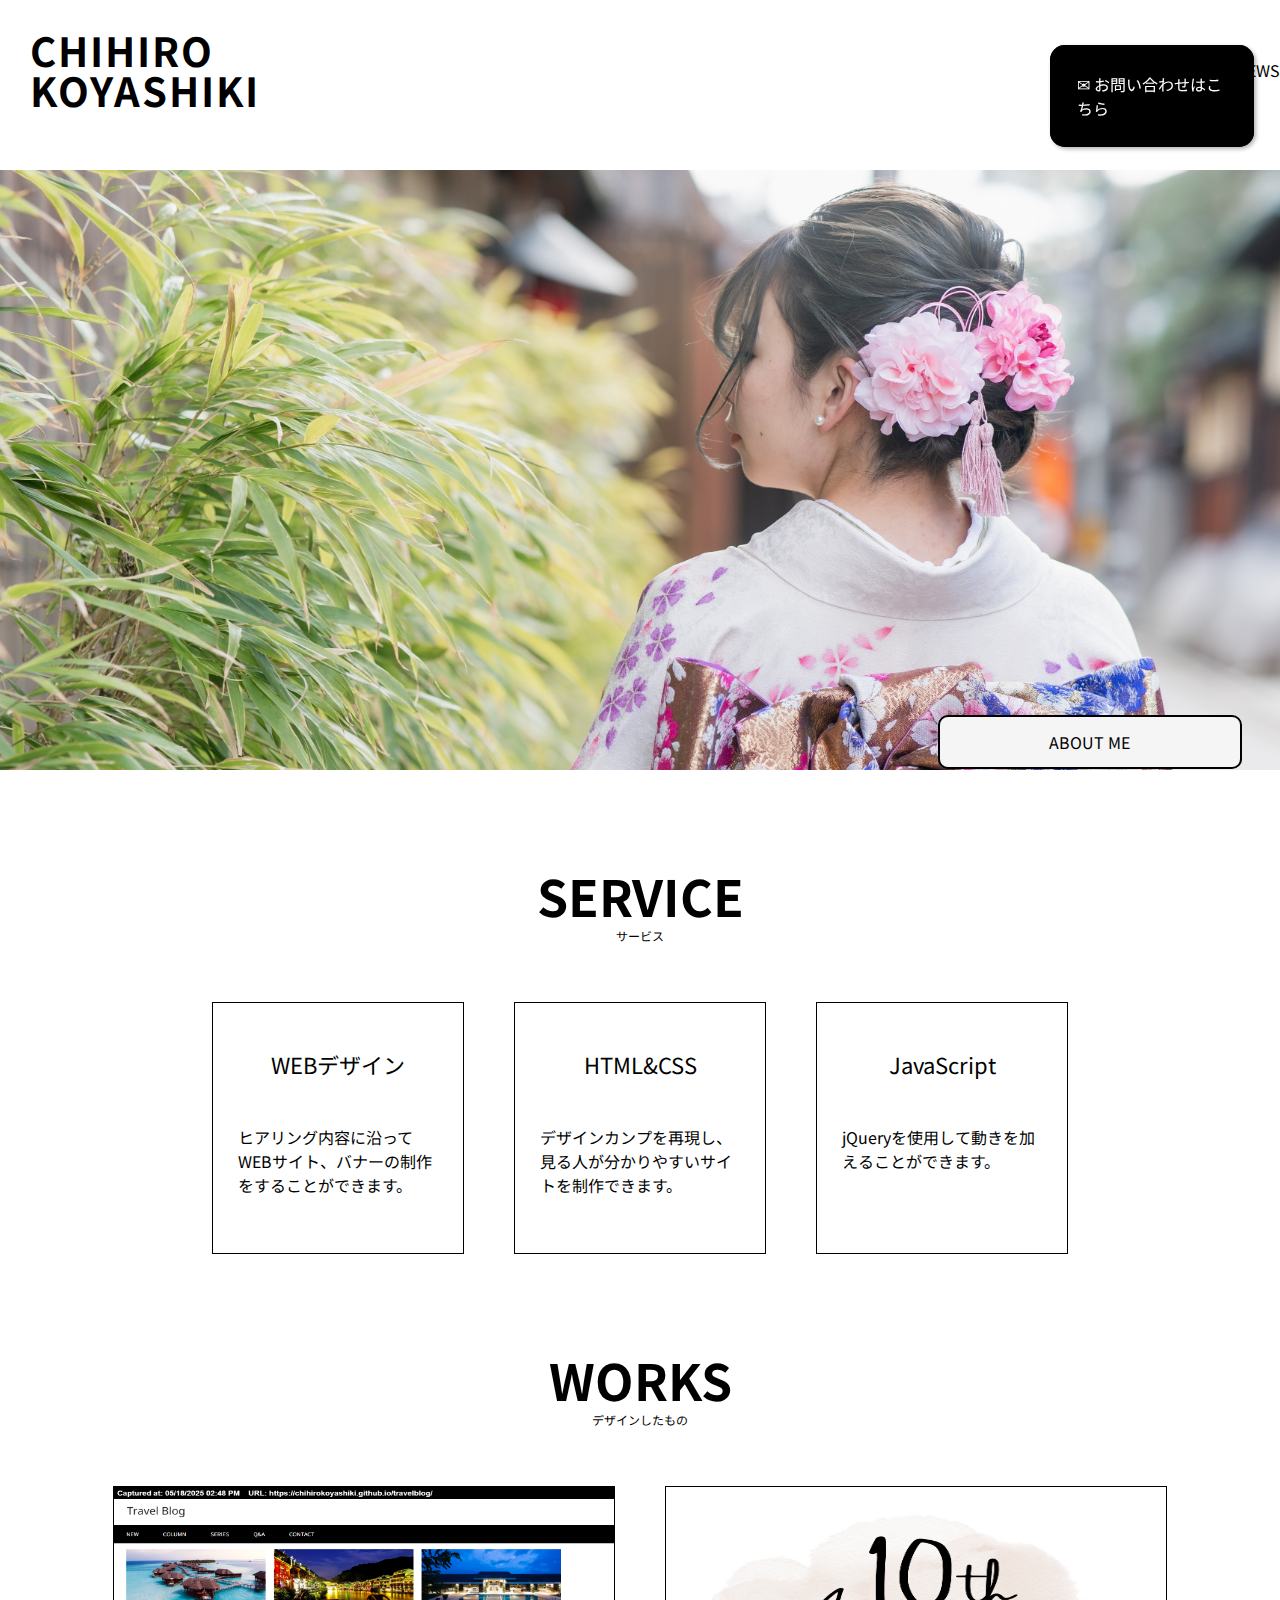
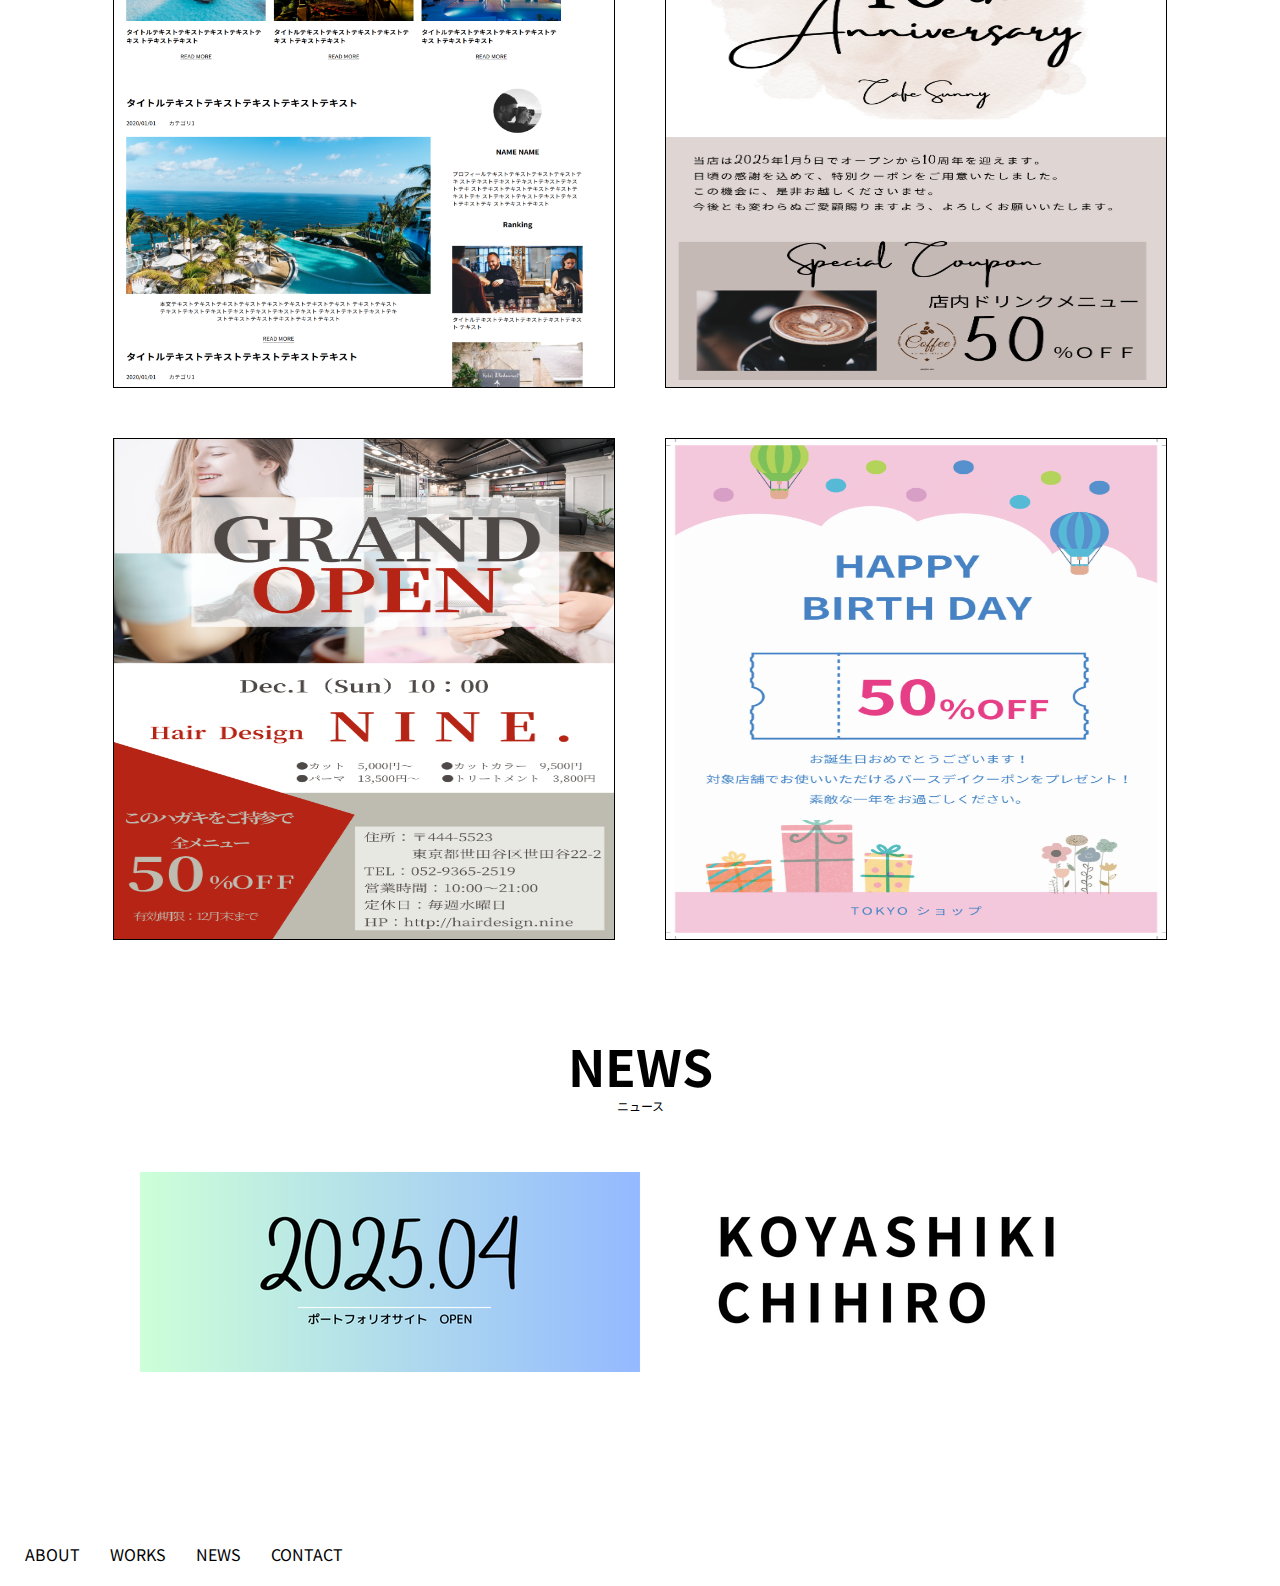
<file: index.html>
<!DOCTYPE html>
<html lang="ja">
<head>
    <meta charset="UTF-8">
    <meta name="viewport" content="width=device-width, initial-scale=1.0">
    <title>ChihiroKoyashiki</title>
    <meta name="description" content="ポートフォリオ ChihiroKoyashiki Chihiro koyashiki 千紘 小屋敷 小屋敷千紘">
    <link rel="preconnect" href="https://fonts.googleapis.com">
    <link rel="preconnect" href="https://fonts.gstatic.com" crossorigin>
    <link href="https://fonts.googleapis.com/css2?family=Lato:ital,wght@0,100;0,300;0,400;0,700;0,900;1,100;1,300;1,400;1,700;1,900&family=Noto+Sans+JP&family=Noto+Sans:ital,wght@0,100..900;1,100..900&display=swap" rel="stylesheet">
    <link rel="stylesheet" href="./css/reset.css">
    <link rel="stylesheet" href="./css/common.css">
    <link rel="stylesheet" href="./css/style.css">
</head>
<body>
    <!--
    header
    -->
    <header class="header">
        <h1 class="header_title">CHIHIRO</br>KOYASHIKI</h1>
        <nav class="header_nav">
            <ul class="header_nav_list">
                <li class="nav_list_label">ABOUT</li>
                <li class="nav_list_label">WORKS</li>
                <li class="nav_list_label">NEWS</li>
            </ul>
        </nav>
        <div class="header_nav_contact">
            <a class="nav_contact_button">✉ お問い合わせはこちら</a>
        </div>
    </header>

    <!--
    main
    -->
    <section class="main">
        <div class="main_visual">
            <img class="main_visual_image" src="./image/main.jpg" alt="プロフィール画像">
            <div class="main_visual_button">
                <p class="button_text">ABOUT ME</p>
            </div>
        </div>
    </section>

        <!--
    service
    -->
    <section class="service">
        <h1 class="service_title">SERVICE</h1>
        <h2 class="service_title_ja">サービス</h2>
        <div class="service_body">
            <div class="service_body_grid">
                <h2 class="body_grid_title">WEBデザイン</h2>
                <p class="body_grid_text">ヒアリング内容に沿ってWEBサイト、バナーの制作をすることができます。</p>
            </div>
            <div class="service_body_grid">
                <h2 class="body_grid_title">HTML&amp;CSS</h2>
                <p class="body_grid_text">デザインカンプを再現し、見る人が分かりやすいサイトを制作できます。</p>
            </div>            <div class="service_body_grid">
                <h2 class="body_grid_title">JavaScript</h2>
                <p class="body_grid_text">jQueryを使用して動きを加えることができます。</p>
            </div>
        </div>
    </section>

        <!--
    content
    -->
    <section class="content">
        <h1 class="content_title">WORKS</h1>
        <h2 class="service_title_ja">デザインしたもの</h2>
        <div class="content_thumbnail">
            <div class="content_thumbnail_grid">
                <img class="content_thumbnail_image" src="./image/TravelBlogimage.png" alt="デザインしたもの">
                <a class="content_thumbnail_button">MORE</a>
            </div>
            <div class="content_thumbnail_grid">
                <img class="content_thumbnail_image" src="./image/10th anniversary.png" alt="デザインしたもの">
                <a class="content_thumbnail_button">MORE</a>
            </div>
            <div class="content_thumbnail_grid">
                <img class="content_thumbnail_image" src="./image/GRAND OPEN(20241119).png" alt="デザインしたもの">
                <a class="content_thumbnail_button">MORE</a>
            </div>
            <div class="content_thumbnail_grid">
                <img class="content_thumbnail_image" src="./image/HAPPY BIRTH DAY-1.png" alt="デザインしたもの">
                <a class="content_thumbnail_button">MORE</a>
            </div>
        </div>
    </section>
<!-- モーダル全体 -->
<div class="works_moreview" style="display: none;">
    <!-- 各モーダル -->
    <div class="moreview_grid" id="1" style="display: none;">
      <button class="moreview_close" title="閉じる">&times;</button>
      <img class="moreview_image" src="./image/TravelBlogimage.png" alt="作品画像">
      <div class="moreview_text">
        <p class="moreview_text_title">作品名：Travel Blog</p>
        <p class="moreview_url"><a href="https://chihirokoyashiki.github.io/travelblog/">https://chihirokoyashiki.github.io/travelblog/</a></p>
        <p class="moreview_text_caption">模写コーディングしたポートフォリオです。</p>
        <p class="moreview_text_skill">使用スキル：HTML / CSS</p>
      </div>
    </div>
  
    <div class="moreview_grid" id="2" style="display: none;">
      <button class="moreview_close" title="閉じる">&times;</button>
      <img class="moreview_image" src="./image/10th anniversary.png" alt="作品画像">
      <div class="moreview_text">
        <p class="moreview_text_title">作品名：10周年記念</p>
        <p class="moreview_text_caption">記念イベントの告知デザインです。</p>
        <p class="moreview_text_skill">使用スキル：Canva</p>
      </div>
    </div>
  
    <div class="moreview_grid" id="3" style="display: none;">
      <button class="moreview_close" title="閉じる">&times;</button>
      <img class="moreview_image" src="./image/GRAND OPEN(20241119).png" alt="作品画像">
      <div class="moreview_text">
        <p class="moreview_text_title">作品名：GRAND OPEN</p>
        <p class="moreview_text_caption">新店舗オープンのバナーです。</p>
        <p class="moreview_text_skill">使用スキル：Canva</p>
      </div>
    </div>
  
    <div class="moreview_grid" id="4" style="display: none;">
      <button class="moreview_close" title="閉じる">&times;</button>
      <img class="moreview_image" src="./image/HAPPY BIRTH DAY-1.png" alt="作品画像">
      <div class="moreview_text">
        <p class="moreview_text_title">作品名：BIRTHDAY CARD</p>
        <p class="moreview_text_caption">お祝い用グラフィックを作成しました。</p>
        <p class="moreview_text_skill">使用スキル：Canva</p>
      </div>
    </div>
  </div>
  
   <!--
    news
    -->
<section class="post">
        <h1 class="post_title">NEWS</h1>
        <h2 class="service_title_ja">ニュース</h2>
            <div class="post_content">
                <div class="post_content_card">
                  <img class="post_content_image" src="./image/2025.04.png" alt="NEWS">
                  <a href="news.html" class="post_content_overlay_button">もっと見る！</a>
                </div>
            </div>
</section>
        <!--
    footer
    -->
    <footer class="footer">
        <nav class="footer_nav">
            <ul class="footer_nav_list">
                <li class="nav_list_label">ABOUT</li>
                <li class="nav_list_label">WORKS</li>
                <li class="nav_list_label">NEWS</li>
                <li class="nav_list_label">CONTACT</li>
            </ul>
        </nav>
    </footer>
    <script src="./js/main.js" defer></script>
</body>
</html>
</file>
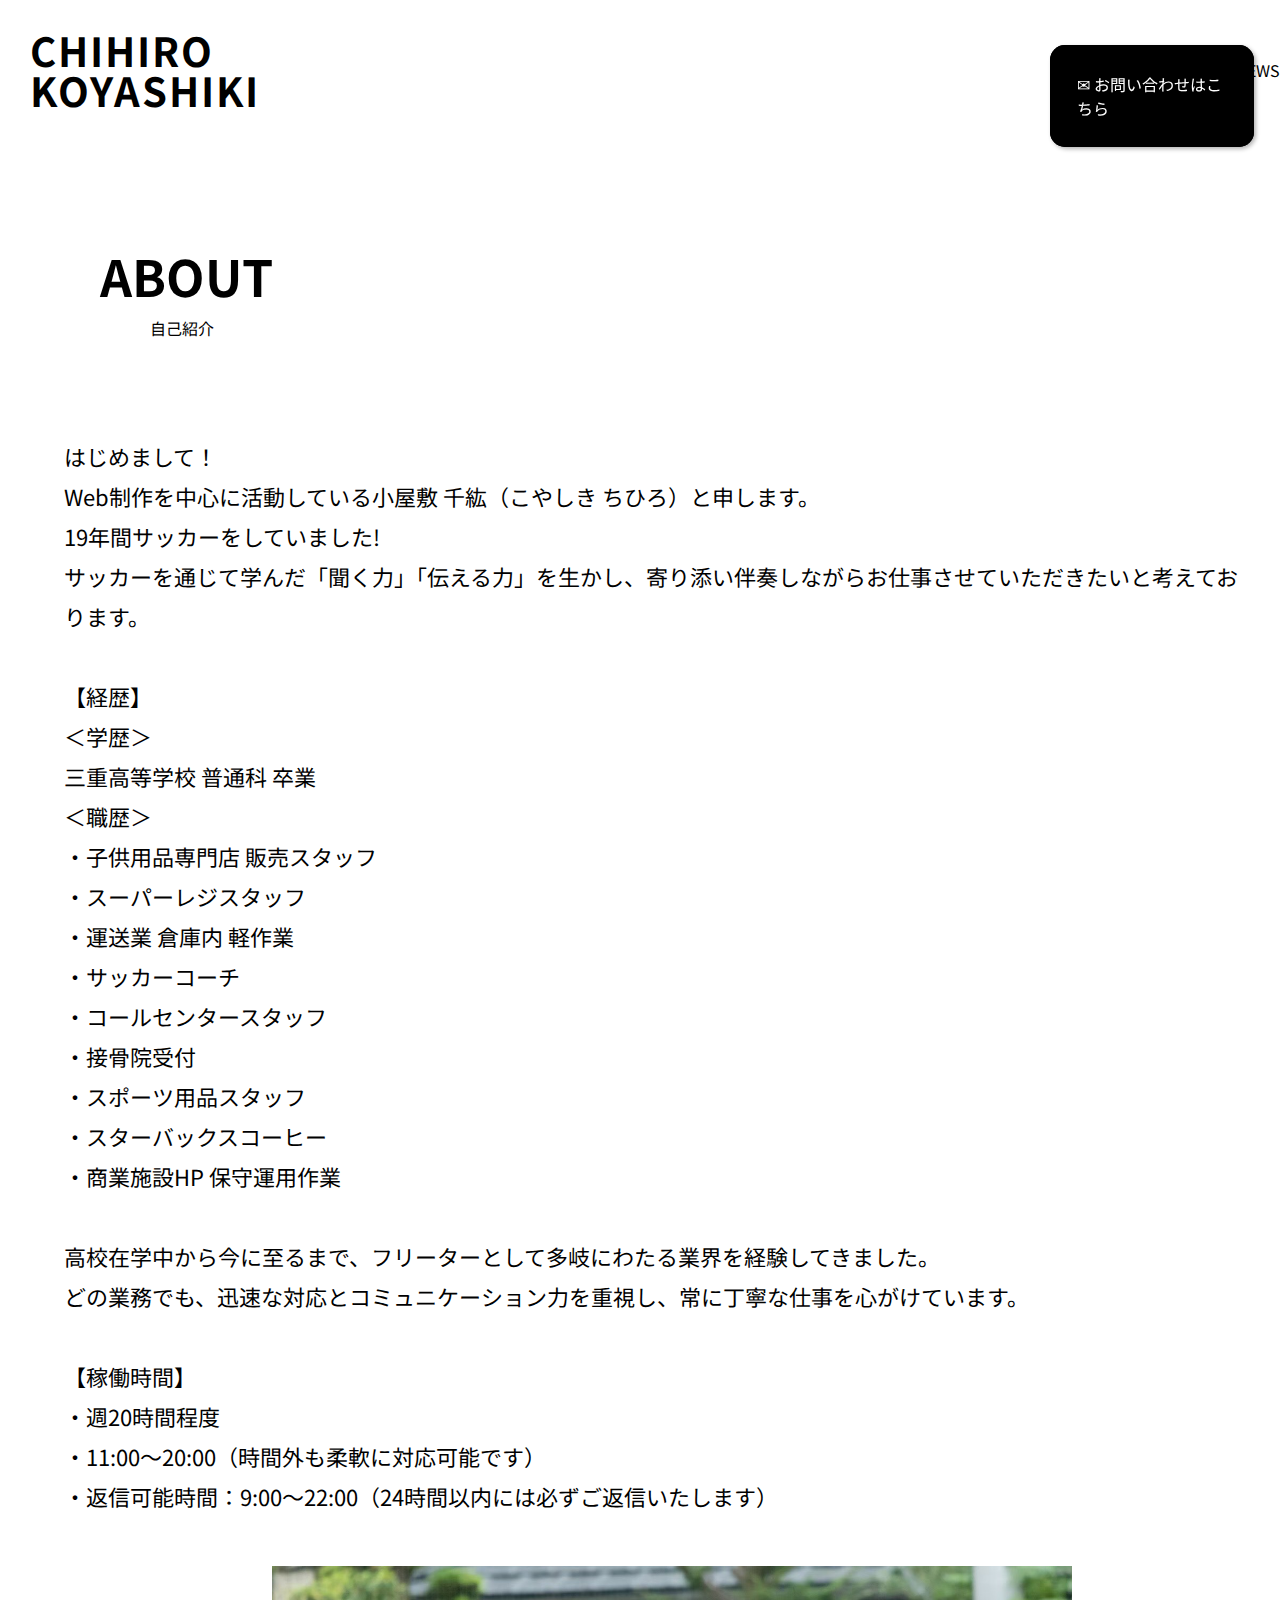
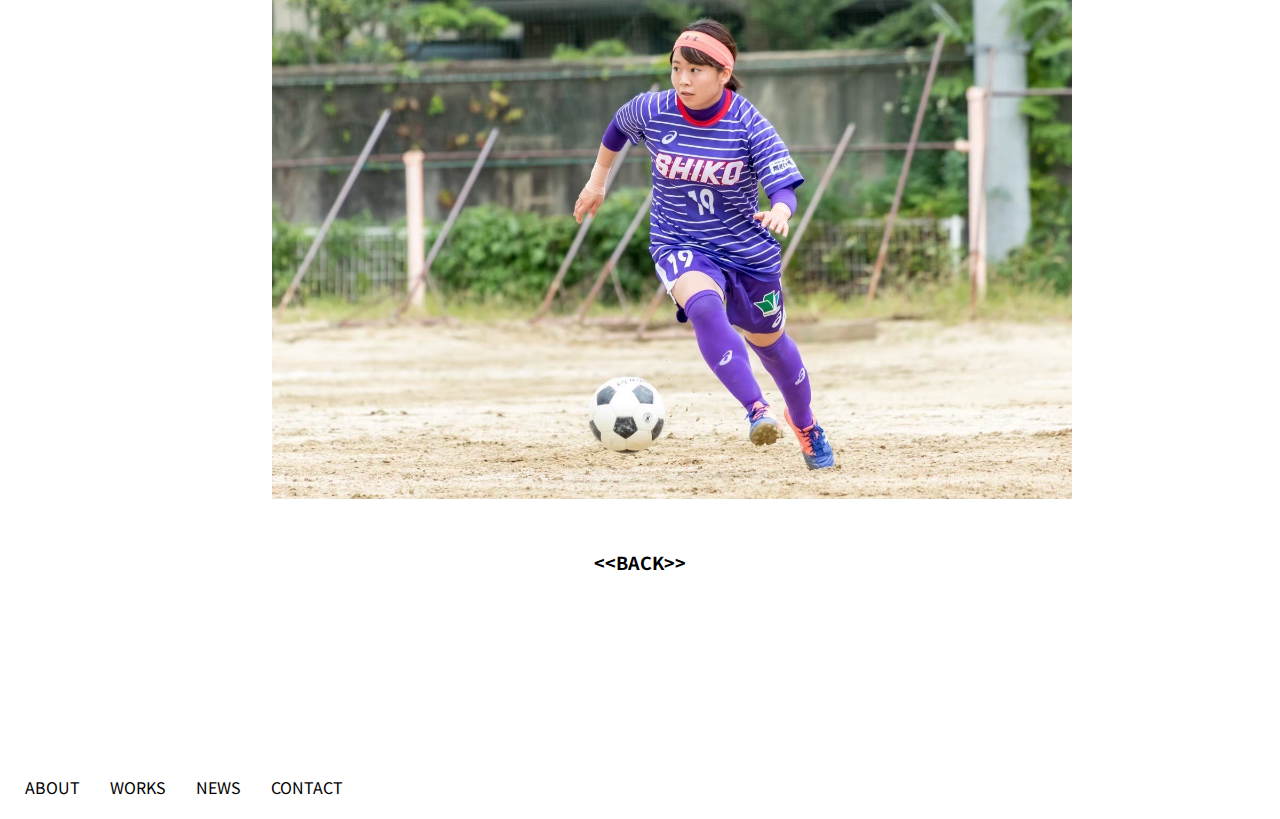
<file: about.html>
<!DOCTYPE html>
<html lang="ja">
<head>
    <meta charset="UTF-8">
    <meta name="viewport" content="width=device-width, initial-scale=1.0">
    <title>ChihiroKoyashiki</title>
    <meta name="description" content="ポートフォリオ ChihiroKoyashiki Chihiro koyashiki 千紘 小屋敷 小屋敷千紘">
    <link rel="preconnect" href="https://fonts.googleapis.com">
    <link rel="preconnect" href="https://fonts.gstatic.com" crossorigin>
    <link href="https://fonts.googleapis.com/css2?family=Lato:ital,wght@0,100;0,300;0,400;0,700;0,900;1,100;1,300;1,400;1,700;1,900&family=Noto+Sans+JP&family=Noto+Sans:ital,wght@0,100..900;1,100..900&display=swap" rel="stylesheet">
    <link rel="stylesheet" href="./css/reset.css">
    <link rel="stylesheet" href="./css/common.css">
    <link rel="stylesheet" href="./css/about.css">
</head>
<body>
    <!--
    header
    -->
    <header class="header">
        <h1 class="header_title">CHIHIRO</br>KOYASHIKI</h1>
        <nav class="header_nav">
            <ul class="header_nav_list">
                <li class="nav_list_label">ABOUT</li>
                <li class="nav_list_label">WORKS</li>
                <li class="nav_list_label">NEWS</li>
            </ul>
        </nav>
        <div class="header_nav_contact">
            <a class="nav_contact_button">✉ お問い合わせはこちら</a>
        </div>
    </header>
    <!--profile-->
    <section class="profile">
        <h1 class="section_title">ABOUT</h1>
        <h2 class="section_title_sub">自己紹介</h2><!--common-->
        <div class="profile_main">
            <p class="profile_main_text">はじめまして！</br>Web制作を中心に活動している小屋敷 千紘（こやしき ちひろ）と申します。</br>19年間サッカーをしていました!</br>サッカーを通じて学んだ「聞く力」「伝える力」を生かし、寄り添い伴奏しながらお仕事させていただきたいと考えております。</br></br>【経歴】</br>＜学歴＞</br> 三重高等学校 普通科 卒業 </br>＜職歴＞</br>・子供用品専門店 販売スタッフ </br>・スーパーレジスタッフ </br>・運送業 倉庫内 軽作業 </br>・サッカーコーチ </br>・コールセンタースタッフ </br>・接骨院受付 </br>・スポーツ用品スタッフ </br>・スターバックスコーヒー </br>・商業施設HP 保守運用作業</br></br>高校在学中から今に至るまで、フリーターとして多岐にわたる業界を経験してきました。</br>どの業務でも、迅速な対応とコミュニケーション力を重視し、常に丁寧な仕事を心がけています。</br></br>【稼働時間】</br>・週20時間程度 </br>・11:00〜20:00（時間外も柔軟に対応可能です） </br>・返信可能時間：9:00〜22:00（24時間以内には必ずご返信いたします）</p>
            <img class="profile_main_image" src="./image/profile.jpg" alt="プロフィール写真">
        </div>
        <p class="back_button">&#60;&#60;BACK&#62;&#62;</p>
    </section>
    <!--footer-->
    <footer class="footer">
        <nav class="footer_nav">
            <ul class="footer_nav_list">
                <li class="nav_list_label">ABOUT</li>
                <li class="nav_list_label">WORKS</li>
                <li class="nav_list_label">NEWS</li>
                <li class="nav_list_label">CONTACT</li>
            </ul>
        </nav>
    </footer>

    <script src="./js/main.js" defer></script>

</body>
</html>
</file>
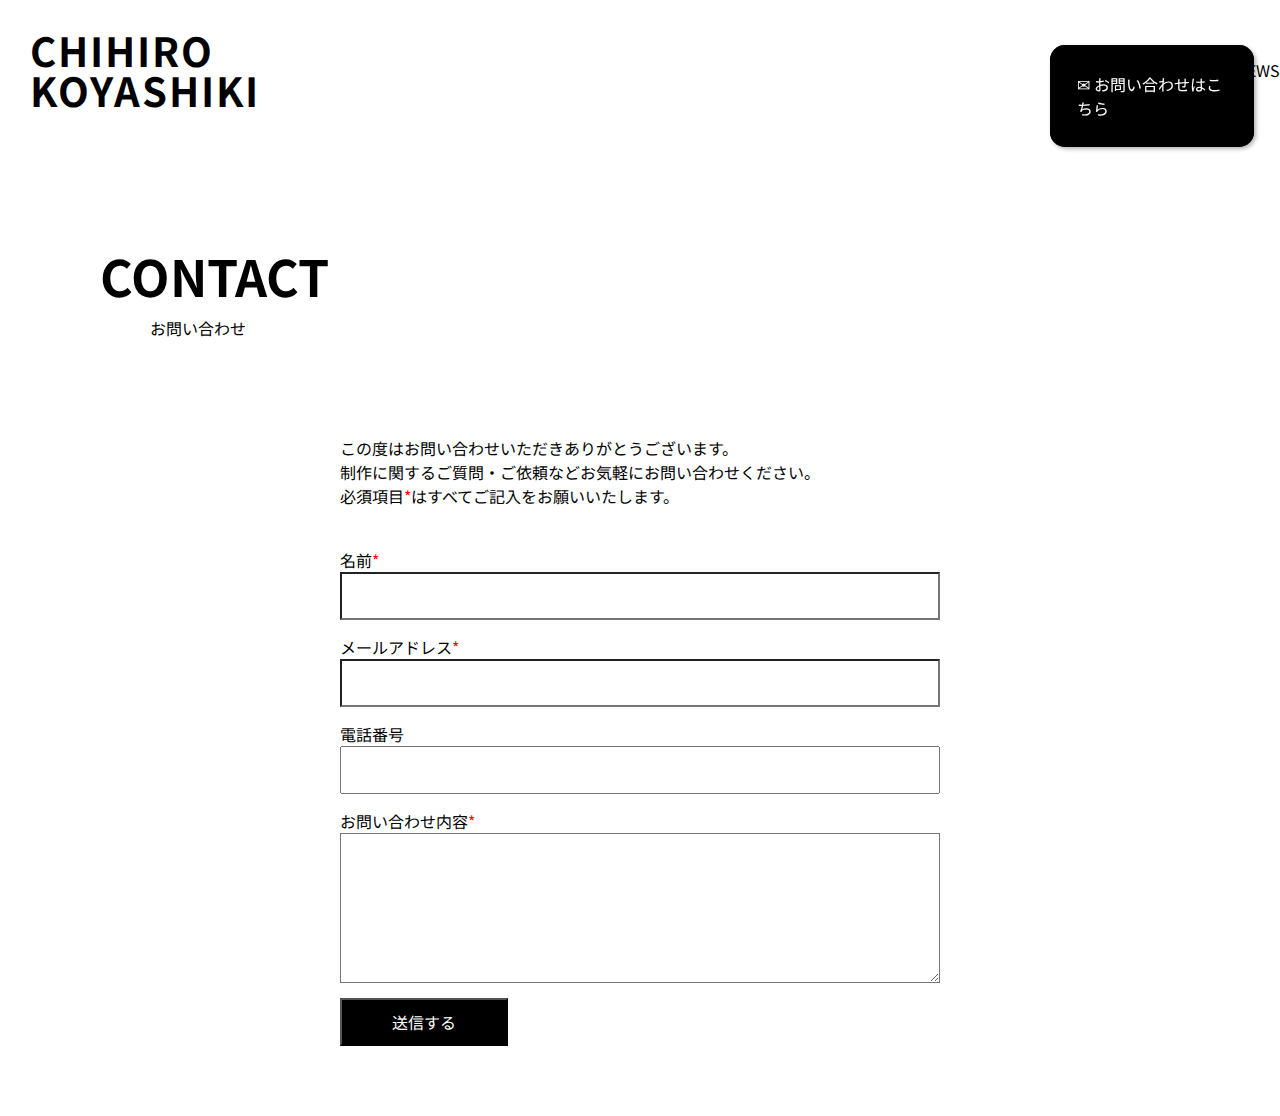
<file: contact.html>
<!DOCTYPE html>
<html lang="ja">
<head>
    <meta charset="UTF-8">
    <meta name="viewport" content="width=device-width, initial-scale=1.0">
    <title>ChihiroKoyashiki</title>
    <meta name="description" content="ポートフォリオ ChihiroKoyashiki Chihiro koyashiki 千紘 小屋敷 小屋敷千紘">
    <link rel="preconnect" href="https://fonts.googleapis.com">
    <link rel="preconnect" href="https://fonts.gstatic.com" crossorigin>
    <link href="https://fonts.googleapis.com/css2?family=Lato:ital,wght@0,100;0,300;0,400;0,700;0,900;1,100;1,300;1,400;1,700;1,900&family=Noto+Sans+JP&family=Noto+Sans:ital,wght@0,100..900;1,100..900&display=swap" rel="stylesheet">
    <link rel="stylesheet" href="./css/reset.css">
    <link rel="stylesheet" href="./css/common.css">
    <link rel="stylesheet" href="./css/contact.css">
</head>
<body>
    <!--
    header
    -->
    <header class="header">
        <h1 class="header_title">CHIHIRO</br>KOYASHIKI</h1>
        <nav class="header_nav">
            <ul class="header_nav_list">
                <li class="nav_list_label">ABOUT</li>
                <li class="nav_list_label">WORKS</li>
                <li class="nav_list_label">NEWS</li>
            </ul>
        </nav>
        <div class="header_nav_contact">
            <a class="nav_contact_button">✉ お問い合わせはこちら</a>
        </div>
    </header>
<!--contact-->
    <section class="section_contact" id="contact">
        <h1 class="section_title">CONTACT</h1>
        <h2 class="section_title_sub">お問い合わせ</h2><!--common-->
        <div class="contact">
            <div class="contact_info">
                <p class="contact_info_text">この度はお問い合わせいただきありがとうございます。</br>制作に関するご質問・ご依頼などお気軽にお問い合わせください。</br>必須項目<span class="contact_required">*</span>はすべてご記入をお願いいたします。</p>
            </div>
            <form class="contact-form" action="https://ssgform.com/s/nZ8k9JgSdKW9" method="post">
                <div class="form-group">
                    <label for="name">名前<span class="contact_required">*</span></label>
                    <input  class="input" type="text" name="name" required>     
                </div>
                <div class="form-group">
                    <label for="mail">メールアドレス<span class="contact_required">*</span></label>
                    <input class="input" type="text" name="mail" required>      
                </div>
                <div class="form-group">
                    <label for="phone">電話番号</label>
                    <input class="input" type="textarea" name="message">     
                </div>
                <div class="form-group">
                   <label for="message">お問い合わせ内容<span class="contact_required">*</span></label>
                   <textarea class="input" name="message" required></textarea>
                </div>              
                <div class="contact_form_btn">
                    <input class="form_btn_submit" type="submit" value="送信する" />
                </div>
            </form>
        </div>    
    </section>
    <script src="./js/main.js" defer></script>
</body>
</html>
</file>
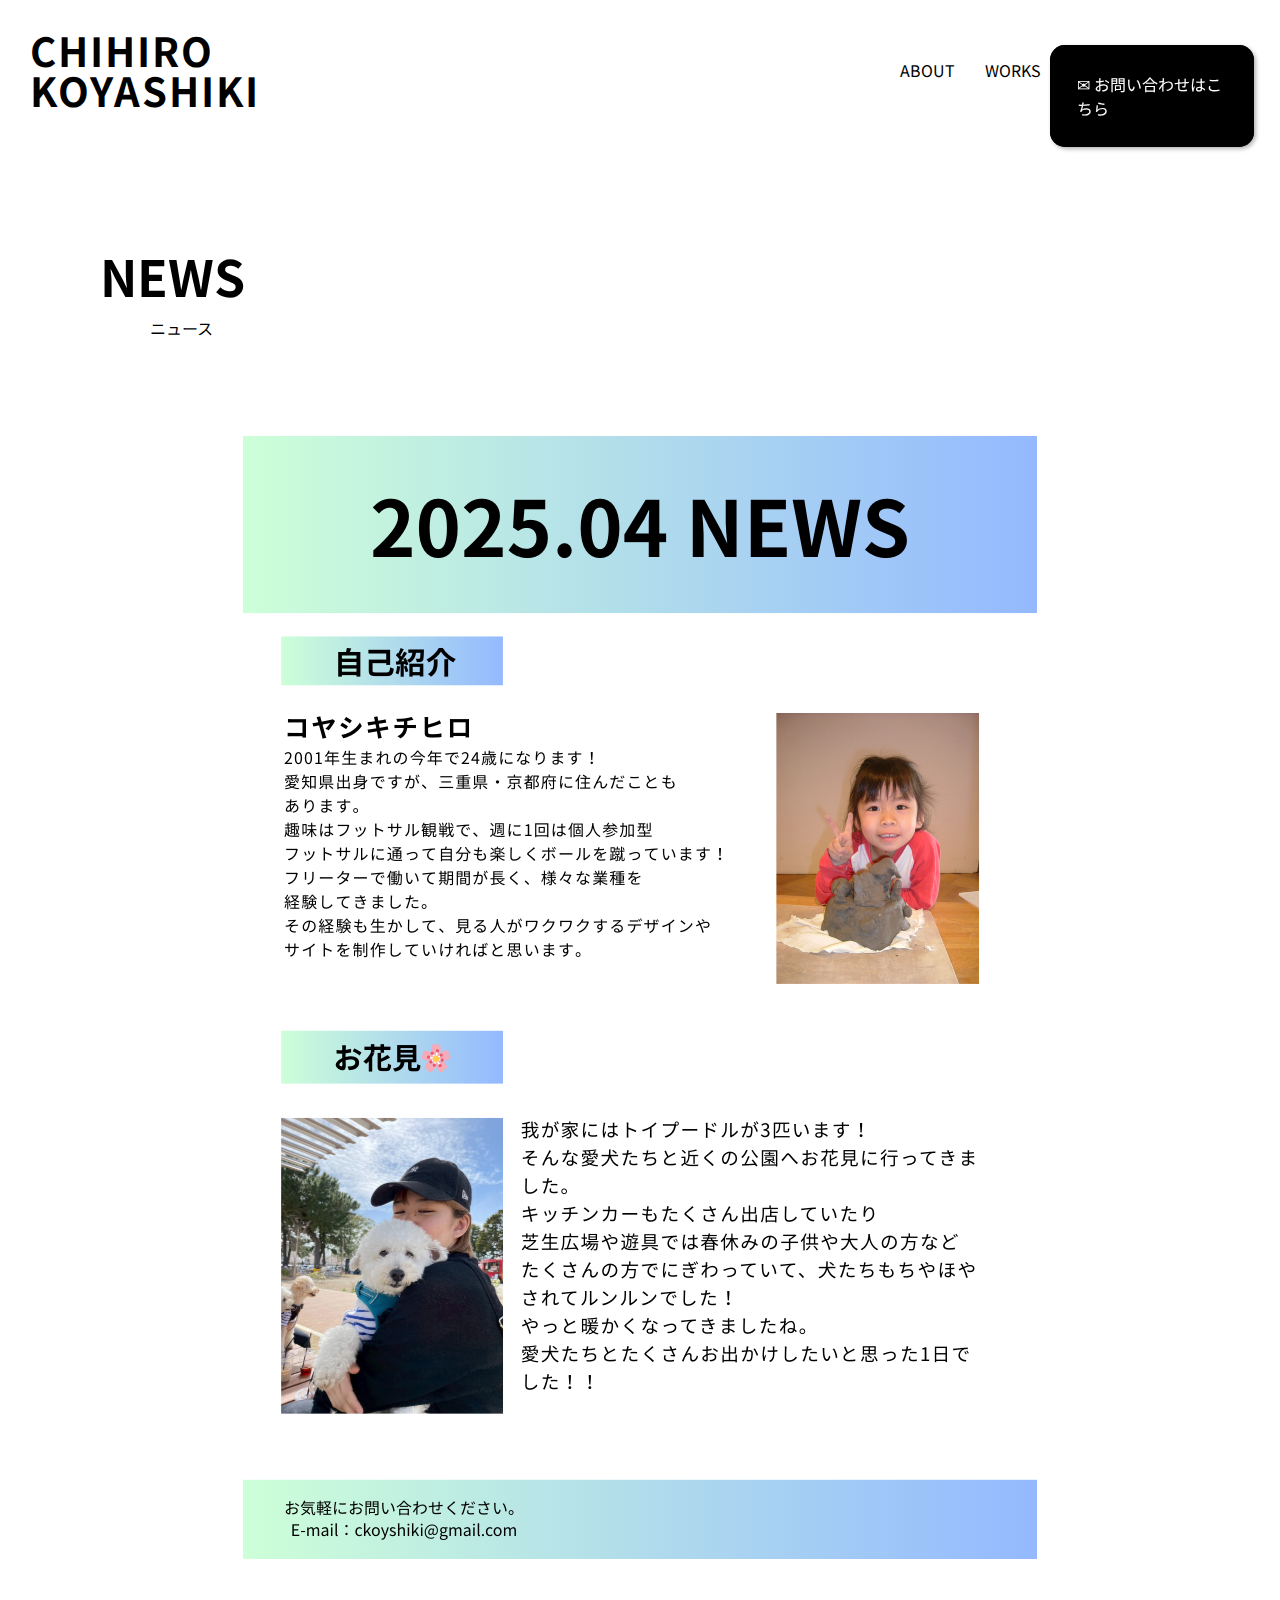
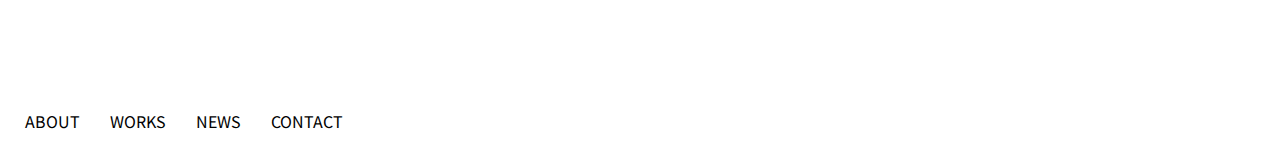
<file: news.html>
<!DOCTYPE html>
<html lang="ja">
<head>
    <meta charset="UTF-8">
    <meta name="viewport" content="width=device-width, initial-scale=1.0">
    <title>ChihiroKoyashiki</title>
    <meta name="description" content="ポートフォリオ ChihiroKoyashiki Chihiro koyashiki 千紘 小屋敷 小屋敷千紘">
    <link rel="preconnect" href="https://fonts.googleapis.com">
    <link rel="preconnect" href="https://fonts.gstatic.com" crossorigin>
    <link href="https://fonts.googleapis.com/css2?family=Lato:ital,wght@0,100;0,300;0,400;0,700;0,900;1,100;1,300;1,400;1,700;1,900&family=Noto+Sans+JP&family=Noto+Sans:ital,wght@0,100..900;1,100..900&display=swap" rel="stylesheet">
    <link rel="stylesheet" href="./css/reset.css">
    <link rel="stylesheet" href="./css/common.css">
    <link rel="stylesheet" href="./css/news.css">
</head>
<body>
    <!--
    header
    -->
    <header class="header">
        <h1 class="header_title">CHIHIRO</br>KOYASHIKI</h1>
        <nav class="header_nav_item">
            <ul class="header_nav_list">
                <li class="nav_list_label">ABOUT</li>
                <li class="nav_list_label">WORKS</li>
                <li class="nav_list_label">NEWS</li>
            </ul>
        </nav>
        <div class="header_nav_contact">
            <a class="nav_contact_button">✉ お問い合わせはこちら</a>
        </div>
        </div>
        <div class="header_nav">
            <div class="header_nav_menu">
                <ul class="nav_menu_ul">
                    <li><a class="nav_menu_a hum_about" href="#about">ABOUT</a></li>
                    <li><a class="nav_menu_a hum_works" href="#works">WORKS</a></li>
                    <li><a class="nav_menu_a hum_news" href="#news">NEWS</a></li>
                    <li><a class="nav_menu_a hum_content" href="#contact">CONTACT</a></li>
                </ul>
            </div>
            <div class="header_nav_mask">
            </div>
        </div>
        <div class="header_togglebtn">
            <span class="header_togglebtn_span"></span>
            <span class="header_togglebtn_span"></span>
            <span class="header_togglebtn_span"></span>
        </div>       
    </header>    
    <section class="news" id="news">
        <h1 class="section_title">NEWS</h1>
        <h2 class="section_title_sub">ニュース</h2><!--common-->
        <div class="news_main">
            <img class="news_main_visual" src="./image/2025.04 NEWS.png" alt="NEWS">
        </div>
    </section>
    <!--footer-->
    <footer class="footer">
        <nav class="footer_nav">
            <ul class="footer_nav_list">
                <li class="nav_list_label">ABOUT</li>
                <li class="nav_list_label">WORKS</li>
                <li class="nav_list_label">NEWS</li>
                <li class="nav_list_label">CONTACT</li>
            </ul>
        </nav>
    </footer>
</body>
<script src="./js/main.js" defer></script>
</html>
</file>
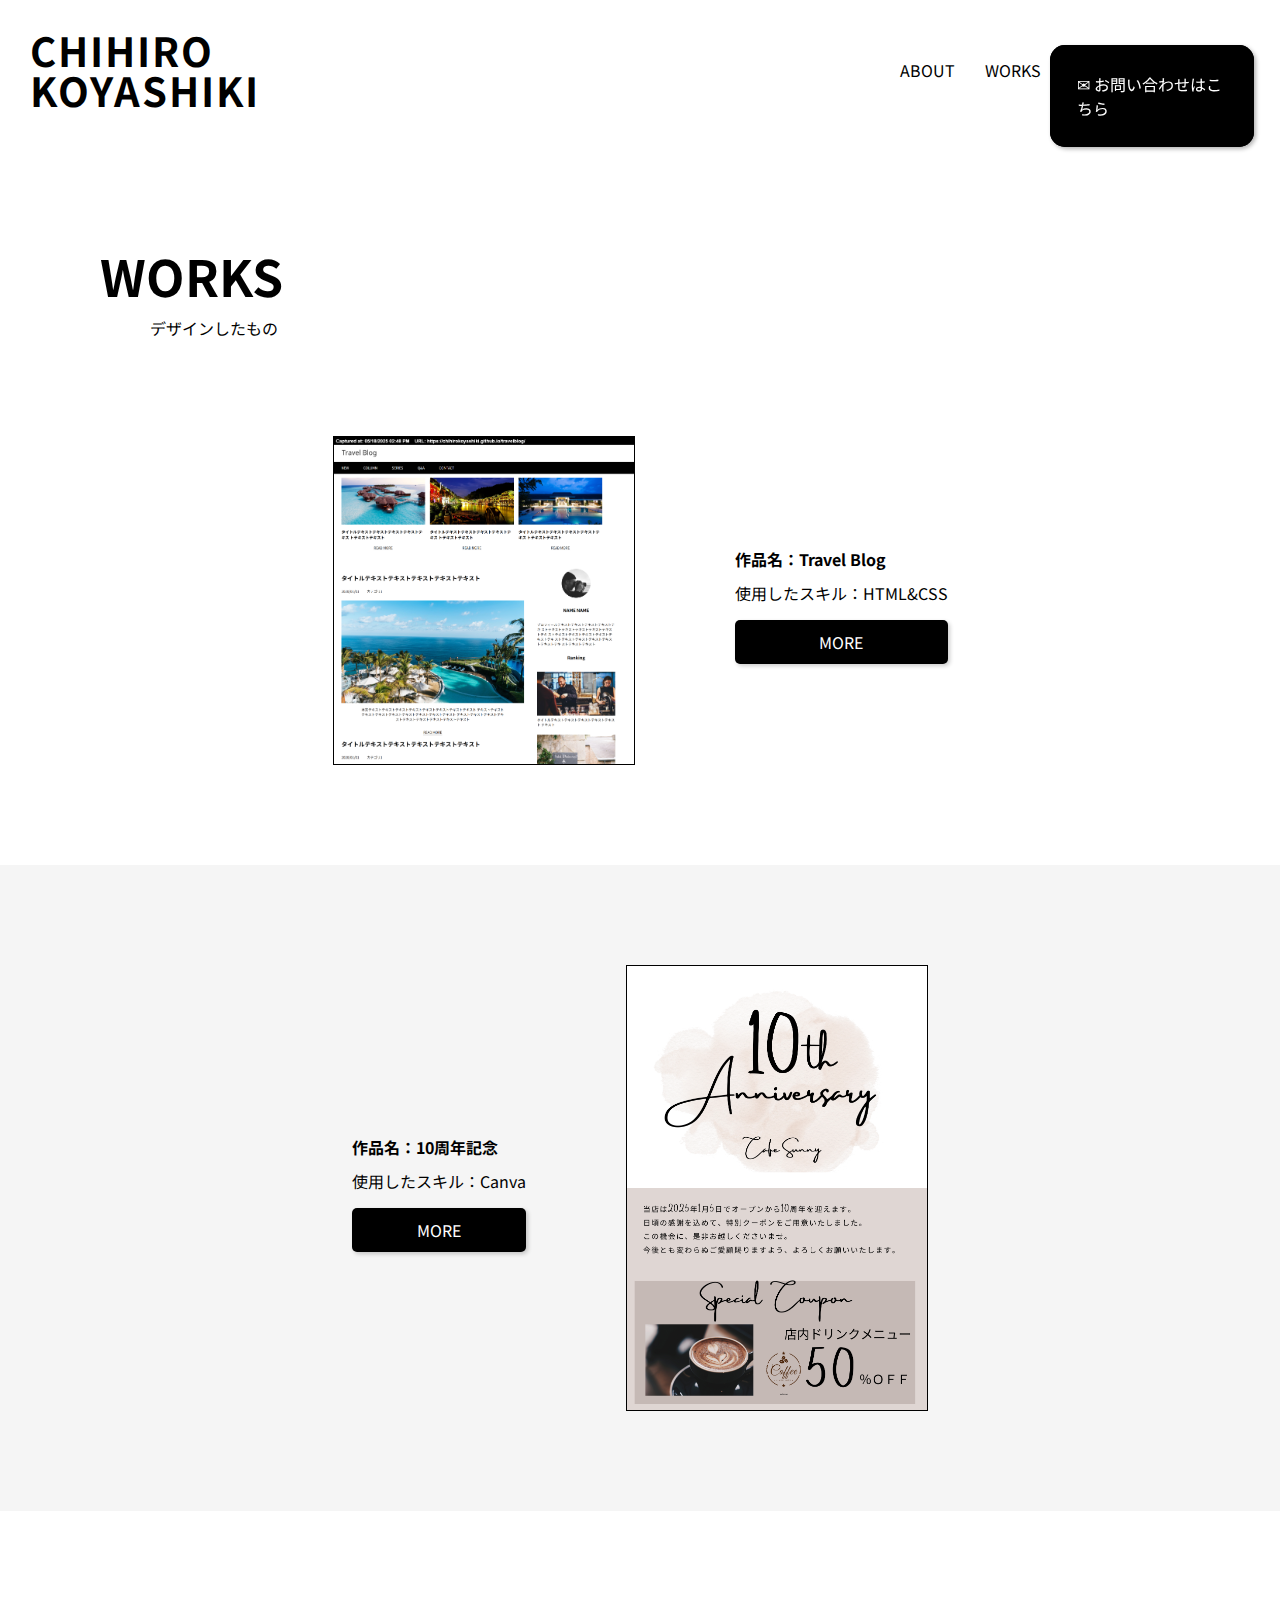
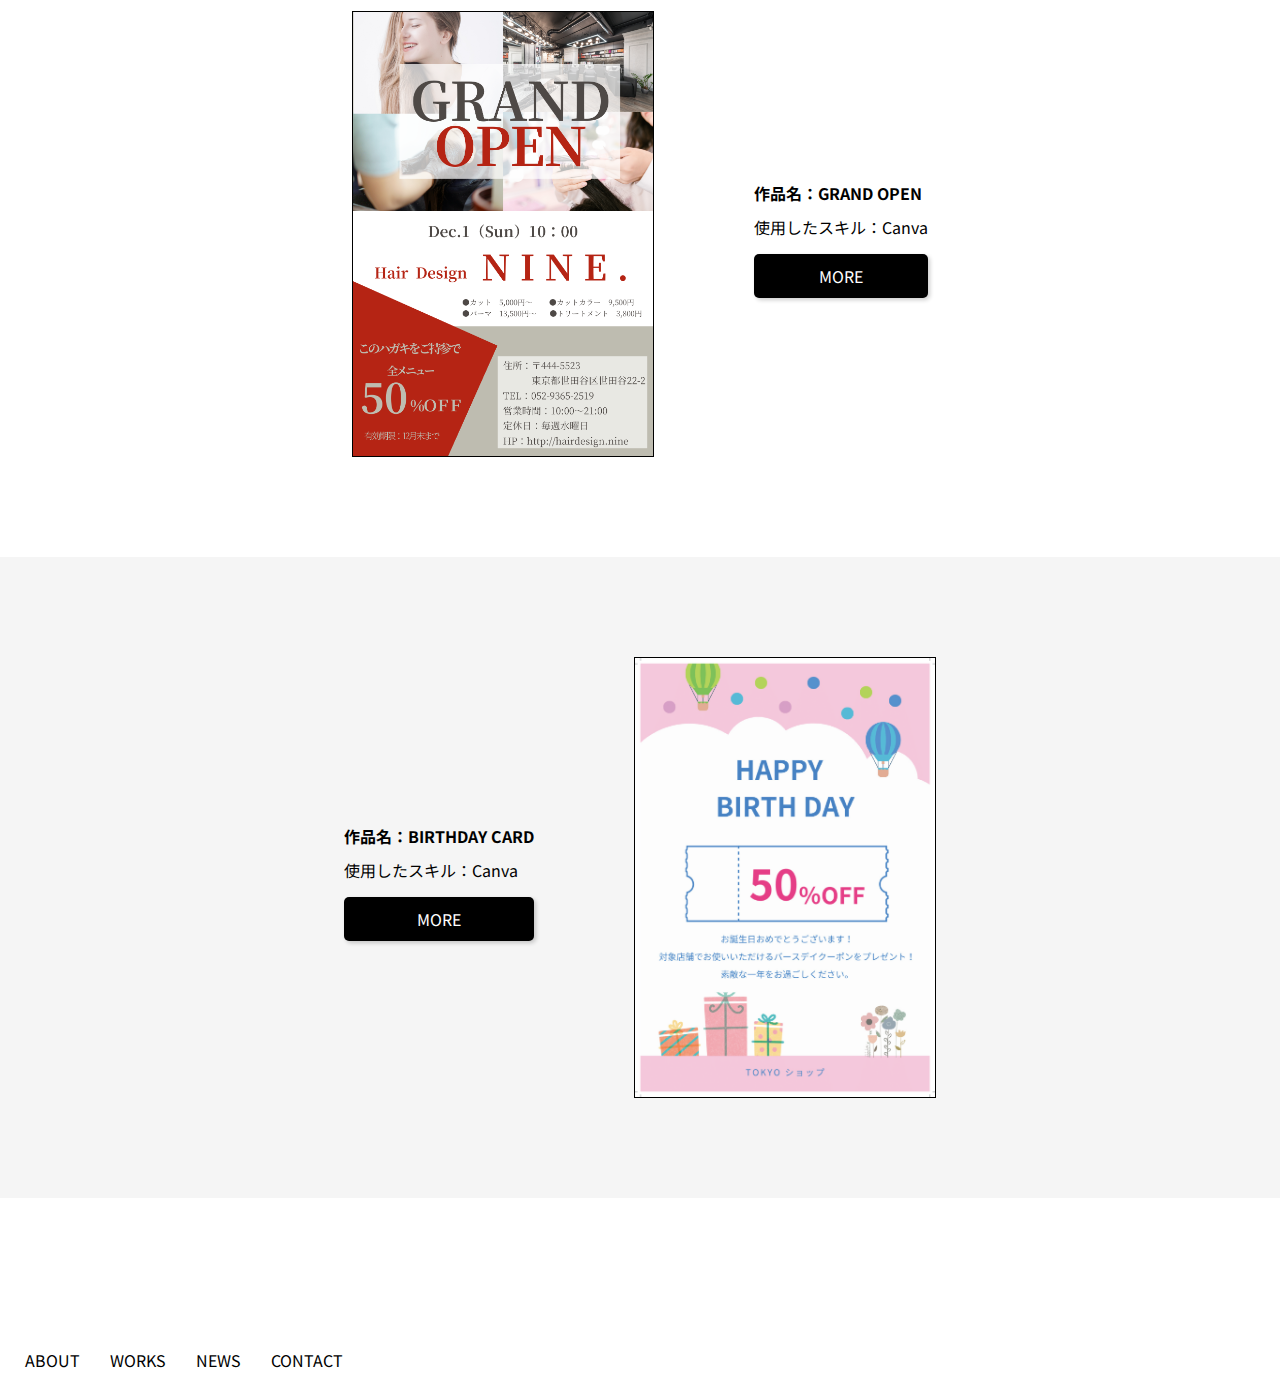
<file: works.html>
<!DOCTYPE html>
<html lang="ja">
<head>
    <meta charset="UTF-8">
    <meta name="viewport" content="width=device-width, initial-scale=1.0">
    <title>ChihiroKoyashiki</title>
    <meta name="description" content="ポートフォリオ ChihiroKoyashiki Chihiro koyashiki 千紘 小屋敷 小屋敷千紘">
    <link rel="preconnect" href="https://fonts.googleapis.com">
    <link rel="preconnect" href="https://fonts.gstatic.com" crossorigin>
    <link href="https://fonts.googleapis.com/css2?family=Lato:ital,wght@0,100;0,300;0,400;0,700;0,900;1,100;1,300;1,400;1,700;1,900&family=Noto+Sans+JP&family=Noto+Sans:ital,wght@0,100..900;1,100..900&display=swap" rel="stylesheet">
    <link rel="stylesheet" href="./css/reset.css">
    <link rel="stylesheet" href="./css/common.css">
    <link rel="stylesheet" href="./css/works.css">
</head>
<body>
    <!--
    header
    -->
    <header class="header">
        <h1 class="header_title">CHIHIRO</br>KOYASHIKI</h1>
        <nav class="header_nav_item">
            <ul class="header_nav_list">
                <li class="nav_list_label">ABOUT</li>
                <li class="nav_list_label">WORKS</li>
                <li class="nav_list_label">NEWS</li>
            </ul>
        </nav>
        <div class="header_nav_contact">
            <a class="nav_contact_button">✉ お問い合わせはこちら</a>
        </div>
        </div>
        <div class="header_nav">
            <div class="header_nav_menu">
                <ul class="nav_menu_ul">
                    <li><a class="nav_menu_a hum_about" href="#about">ABOUT</a></li>
                    <li><a class="nav_menu_a hum_works" href="#works">WORKS</a></li>
                    <li><a class="nav_menu_a hum_news" href="#news">NEWS</a></li>
                    <li><a class="nav_menu_a hum_content" href="#contact">CONTACT</a></li>
                </ul>
            </div>
            <div class="header_nav_mask">
            </div>
        </div>
        <div class="header_togglebtn">
            <span class="header_togglebtn_span"></span>
            <span class="header_togglebtn_span"></span>
            <span class="header_togglebtn_span"></span>
        </div>       
    </header>    
    <!---->
    <section class="works" id="works">
        <h1 class="section_title">WORKS</h1>
        <h2 class="section_title_sub">デザインしたもの</h2><!--common-->
        <div class="works.main">
            <div class="works_grid">
                <div class="works_grid_1">
                    <img class="works_grid_image" src="./image/TravelBlogimage.png" alt="作品">
                    <div class="works_grid_text">
                        <p class="grid_text_title">作品名：Travel Blog</p>
                        <p class="grid_description">使用したスキル：HTML&amp;CSS</p>
                        <div class="grid_transition">
                            <a class="grid_transition_button" >MORE</a>
                        </div>
                    </div>
                </div>

                <div class="works_grid_2">
                    <div class="works_grid_text">
                        <p class="grid_text_title">作品名：10周年記念</p>
                        <p class="grid_description">使用したスキル：Canva</p>
                        <div class="grid_transition">
                            <a class="grid_transition_button" href="#">MORE</a>
                        </div>
                    </div>
                    <img class="works_grid_image" src="./image/10th anniversary.png" alt="作品">

                </div>

                <div class="works_grid_1">
                    <img class="works_grid_image" src="./image/GRAND OPEN(20241119).png" alt="作品">
                    <div class="works_grid_text">
                        <p class="grid_text_title">作品名：GRAND OPEN</p>
                        <p class="grid_description">使用したスキル：Canva</p>
                        <div class="grid_transition">
                            <a class="grid_transition_button" href="#">MORE</a>
                        </div>
                    </div>
                </div>

                <div class="works_grid_2">
                    <div class="works_grid_text">
                        <p class="grid_text_title">作品名：BIRTHDAY CARD</p>
                        <p class="grid_description">使用したスキル：Canva</p>
                        <div class="grid_transition">
                            <a class="grid_transition_button" href="#">MORE</a>
                        </div>
                    </div>
                    <img class="works_grid_image" src="./image/HAPPY BIRTH DAY-1.png" alt="作品">
                </div>

            </div>
        </div>
    </section>

    <!--MORE VIEW-->
<!-- モーダル全体 -->
<div class="works_moreview" style="display: none;">
    <!-- 1つ目 -->
            <div class="moreview_grid" id="1" style="display: none;">
                <button class="moreview_close" title="閉じる">&times;</button>
                <img class="moreview_image" src="./image/TravelBlogimage.png" alt="作品画像">
                <div class="moreview_text">
                    <p class="moreview_text_title">作品名：Travel Blog</p>
                    <p class="moreview_url"><a href="https://chihirokoyashiki.github.io/travelblog/">https://chihirokoyashiki.github.io/travelblog/</a></p>
                    <p class="moreview_text_caption">模写コーディングしたポートフォリオです。</p>
                    <p class="moreview_text_skill">使用スキル：HTML / CSS</p>
                </div>
           </div>
  
    <!-- 2つ目 -->
        <div class="moreview_grid" id="2" style="display: none;">
            <button class="moreview_close" title="閉じる">&times;</button>
            <img class="moreview_image" src="./image/10th anniversary.png" alt="作品画像">
            <div class="moreview_text">
                <p class="moreview_text_title">作品名：10周年記念</p>
                <p class="moreview_text_caption">記念イベントの告知デザインです。</p>
                <p class="moreview_text_skill">使用スキル：Canva</p>
            </div>
        </div>
  
    <!-- 3つ目 -->
        <div class="moreview_grid" id="3" style="display: none;">
            <button class="moreview_close" title="閉じる">&times;</button>
            <img class="moreview_image" src="./image/GRAND OPEN(20241119).png" alt="作品画像">
            <div class="moreview_text">
                <p class="moreview_text_title">作品名：GRAND OPEN</p>
                <p class="moreview_text_caption">新店舗オープンのバナーです。</p>
                <p class="moreview_text_skill">使用スキル：Canva</p>
            </div>
        </div>
  
    <!-- 4つ目 -->
        <div class="moreview_grid" id="4" style="display: none;">
            <button class="moreview_close" title="閉じる">&times;</button>
            <img class="moreview_image" src="./image/HAPPY BIRTH DAY-1.png" alt="作品画像">
            <div class="moreview_text">
                <p class="moreview_text_title">作品名：BIRTHDAY CARD</p>
                <p class="moreview_text_caption">お祝い用グラフィックを作成しました。</p>
                <p class="moreview_text_skill">使用スキル：Canva</p>
            </div>
        </div>
    </div>
              <!--
    footer
    -->
    <footer class="footer">
        <nav class="footer_nav">
            <ul class="footer_nav_list">
                <li class="nav_list_label">ABOUT</li>
                <li class="nav_list_label">WORKS</li>
                <li class="nav_list_label">NEWS</li>
                <li class="nav_list_label">CONTACT</li>
            </ul>
        </nav>
    </footer>
    <script src="./js/main.js" defer></script>
</body>
</html>
</file>
<file: css/common.css>
@charset "UTF-8";
body {
  font-family: "Noto Sans JP", sans-serif;
  font-size: 16px;
}

/*header*/
@media (min-width:769px){
  .header{
    position: fixed;
    top: 0;
    left: 0;
    width: 100%;
    z-index: 1000;
    background-color: white; 
  }
}

.header{
      display: flex;
      justify-content: space-between;
      align-items: center;
      padding: 30px 30px 10px 30px;
}

.header_title {
  font-size: 40px;
  font-weight: bold;
  letter-spacing: 2px;
}

.header_nav_item {
  margin-left: 50%;
  margin-right: 20%;
}

.header_nav_list {
  display: flex;
  justify-content: center;
}


.nav_list_label {
  margin-right: 30px;
}
.nav_list_label {
  margin-right: 30px;
  transition: all 0.3s ease; /* アニメーションをスムーズに */
  cursor: pointer;
}

.nav_list_label:hover {
  font-weight: bold;
  transform: translateY(-3px);
}

.header_nav_contact {
  background-color: black;
  border-radius: 15px;
  box-shadow: rgba(0, 0, 0, 0.3) 2px 2px 4px;
  position: fixed;
  top: 5%;
  right: 2%;
  max-width: 16%;
}

.nav_contact_button {
  display: block;
  padding: 25px;
  color: white;
  transition: all 0.3s ease;
}

@media (max-width:768px){
  .header_nav_contact{
    display: none;
  }
}


/* ホバー時に浮かせる＆ちょっと光らせる */
.nav_contact_button:hover {
  transform: translateY(-3px);
  box-shadow: 4px 4px 10px rgba(0, 0, 0, 0.3);
}
.nav_contact_button {
  display: block;
  padding: 25px;
  color: white;
  border-radius: 15px;
  background-color: black;
  border: 2px solid transparent;
  transition: all 0.3s ease;
}

/* ホバー時の変更 */
.nav_contact_button:hover {
  background-color: white;
  color: black;
  border: 2px solid black;
  transform: translateY(-5px);
  box-shadow: 0 8px 15px rgba(0, 0, 0, 0.3);
}

.footer_nav_list {
  display: flex;
  justify-content: space-between;
  align-items: flex-end;
}

/*ページタイトル*/
 section{
  padding: 50px 0;
 }
.section_title {
  margin-left: 100px;
  font-size: 50px;
  font-weight: bold;
}

.section_title_sub {
  font-size: 16px;
  padding-left: 150px;
  margin-top: 20px;
}

/* ========== モーダル全体 ========== */
.works_moreview {
  display: none;
  position: fixed;
  inset: 0;
  z-index: 9999;
  background-color: rgba(0, 0, 0, 0.6);
  overflow-y: auto;
  padding: 60px 20px;
  box-sizing: border-box;
}

/* ========== モーダル1つ1つの中身 ========== */
.moreview_grid {
  display: flex;
  flex-direction: row;
  justify-content: center;
  align-items: center; /* ← ここで縦方向中央揃え */
  gap: 40px;
  background: #fff;
  max-width: 900px;
  margin: 40px auto;
  padding: 40px 60px; /* ← 左右に余白追加（特に左） */
  border-radius: 12px;
  position: relative;
  animation: fadeIn 0.3s ease;
}

@media (max-width:768px){
.moreview_grid{
  display: flex;
  flex-direction: column;
}
}
/* ========== 画像 ========== */
.moreview_image {
  width: 300px;
  height: auto;
  object-fit: contain;
  border: 1px solid #ccc;
  flex-shrink: 0;
}

/* ========== テキスト ========== */

.moreview_text {
  flex: 1;
  display: flex;
  flex-direction: column;
  justify-content: center; /* ← テキスト縦中央揃え */
  padding-left: 20px;       /* ← さらに左に余白追加 */
}


.moreview_text_title {
  font-size: 20px;
  font-weight: bold;
  margin-bottom: 10px;
}

.moreview_url a {
  text-decoration: none;
  color: #0066cc;
  font-size: 14px;
  margin-bottom: 8px;
}

.moreview_text_caption,
.moreview_text_skill {
  font-size: 14px;
  color: #333;
  margin-bottom: 8px;
}

/* ========== 閉じるボタン ========== */
.moreview_close {
  position: absolute;
  top: 16px;
  right: 16px;
  font-size: 24px;
  background: none;
  border: none;
  color: #999;
  cursor: pointer;
  transition: color 0.2s ease;
}

.moreview_close:hover {
  color: #000;
}
/*footer*/

.footer {
  margin: 100px 25px 25px 25px;
  margin-bottom: 20px;
  display: flex;
  justify-content: space-between;
}

.footer_nav_list {
  display: flex;
  justify-content: space-between;
  align-items: flex-end;
}

.nav_menu_a{
  display: none;
}
@media (max-width:768px){

.header_togglebtn {
    display: flex;
    flex-direction: column;
    justify-content: space-between;
    align-items: center;
    flex-direction: row-reverse;
    margin-right:20px;

}

.header_togglebtn span {
    position: absolute;
    width: 30px;
    height: 2px;
    right: 20px;
    background-color: black;
    transition: transform 0.3s ease, opacity 0.3s ease;
    transform-origin: center;
}

/* 3本のバーの配置 */
.header_togglebtn span:first-child {
    top: 20px;
}
.header_togglebtn span:nth-child(2) {
    top: 28px;
}
.header_togglebtn span:last-child {
    top: 36px;
}

/* × に変形する */
.header_togglebtn.open span:first-child {
    transform: translateY(8px) rotate(405deg);
}
.header_togglebtn.open span:nth-child(2) {
    transform: scaleY(0);
}
.header_togglebtn.open span:last-child {
    transform: translateY(-7px) rotate(-405deg);
}


.header_nav {
    position: fixed;
    top: 0;
    left: -100%;
    width: 250px;
    height: 100vh;
    background: #111;
    transition: left 0.3s ease-in-out;
    padding: 50px 10px 10px 20px;
    z-index: 1002;
}
.header_nav.nav_open{
    left: 0;
    transition: left 0.5s;
}

/* メニューリスト */
.nav_menu_ul {
    list-style: none;
    background-color: #000;
    border-top: 1px solid #fff;
    z-index: 1003;
    position: relative;
}

.nav_menu_ul li {
    border-bottom: 1px solid #fff;
}

.nav_menu_ul a {
    display: block;
    padding: 20px 100px 20px 0;
    font-size: 14px;
    color: white;
    text-decoration: none;
}


/* オーバーレイマスク */
.header_nav_mask {
    display: none;
    position: fixed;
    top: 0;
    left: 0px;
    width: 100vw;
    height: 100vh;
    background: rgba(0, 0, 0, 0.7);
    z-index: 1001;
}

.header_nav_item{
  display: none;
}

}
</file>
<file: css/style.css>
@charset "UTF-8";

.service_title,
.content_title,
.post_title {
  text-align: center;
  font-size: 50px;
  font-weight: bold;
  transition: font-size 0.3s ease;
}

.main_visual_button {
  position: absolute;
  top: 85%;
  right: 3%;
  width: 300px;
  height: 50px;
  border: 2px solid black;
  border-radius: 10px;
  text-align: center;
  background-color: whitesmoke;
  display: flex;
  align-items: center;
  justify-content: center;
  transition: all 0.3s ease;
}

.main_visual_button:hover {
  background-color: black;
  color: white;
  transform: translateY(-5px);
  box-shadow: 0 8px 15px rgba(0, 0, 0, 0.3);
}

@media (max-width:768px){
  .main_visual_button{
    width: 150px;
    height: 40px;
    border-radius: 5px;
    border: 1px solid black;
  }  
}
section.service:hover .service_title,
section.content:hover .content_title,
section.post:hover .post_title {
  font-size: 60px;
}

.content_thumbnail_button {
  opacity: 0.7;
  visibility: hidden;
  transform: translateY(20px);
  transition: all 0.4s ease;
  background-color: rgba(255, 255, 255, 0.3);
  color: #000;
  backdrop-filter: blur(12px);
  border: 1px solid #ccc;
}

.content_thumbnail_grid:hover .content_thumbnail_button {
  opacity: 1;
  visibility: visible;
  transform: translateY(0);
}

.content_thumbnail_image {
  transition: filter 0.3s ease;
}

.content_thumbnail_grid:hover .content_thumbnail_image {
  filter: blur(2px);
}

.main_visual_button,
.post_content_button {
  display: flex;
  justify-content: center;
  align-items: center;
}

.service_title_ja {
  font-size: 12px;
  text-align: center;
  margin: 10px 0 60px;
}

section.service,
section.content,
section.post {
  transition: background-color 0.4s ease;
}

section.service:hover,
section.content:hover,
.post:hover {
  background-color: whitesmoke;
}

section.post {
  background-color: white;
  transition: background-color 0.3s ease;
}

section.post:hover {
  background-color: #f6f6f4;
}

.service_body_grid {
  transition: background-color 0.3s ease, transform 0.3s ease, box-shadow 0.3s ease;
  background-color: white;
  border: 1px solid black;
}

.service_body_grid:hover {
  background-color: black;
  color: white;
  transform: translateY(-5px);
  box-shadow: 0 8px 20px rgba(0, 0, 0, 0.1);
  border-color: transparent;
  border: 1px solid black;
}

.post_content_card {
  position: relative;
  display: inline-block;
  overflow: hidden;
}

.post_content_image {
  width: 100%;
  height: auto;
  display: block;
  transition: transform 0.3s ease;
}

.post_content_overlay_button {
  position: absolute;
  bottom: 0;
  left: 0;
  width: 100%;
  text-align: center;
  padding: 16px 0;
  background-color: #000;
  color: #fff;
  font-size: 18px;
  text-decoration: none;
  font-weight: bold;
  opacity: 0;
  transform: translateY(100%);
  transition: all 0.4s ease;
  pointer-events: none;
}

.post_content_card:hover .post_content_overlay_button {
  opacity: 1;
  transform: translateY(0);
  pointer-events: auto;
}

.post_content_card:hover .post_content_image {
  transform: scale(1.05);
}

.works_moreview {
  display: none;
  position: fixed;
  inset: 0;
  background-color: rgba(0, 0, 0, 0.6);
  z-index: 9999;
  overflow-y: auto;
  padding: 60px 20px;
}

/* ----------------------  Layout sections  ---------------------- */

.main {
  position: relative;
  margin-top: 120px;
}

.main_visual_image {
  width: 100%;
  height: 600px;
  object-fit: cover;
}

.service_body {
  display: flex;
  justify-content: center;
  gap: 50px;
  flex-wrap: wrap;
}

.service_body_grid {
  width: 250px;
  height: 250px;
  border: 0.5px solid black;
}

.body_grid_title {
  margin: 50px 10px;
  text-align: center;
  font-size: 22px;
}

.body_grid_text {
  margin: 50px 25px;
  text-align: left;
  width: 80%;
}

.content_thumbnail {
  display: flex;
  justify-content: center;
  gap: 50px;
  flex-wrap: wrap;
}

.content_thumbnail_grid {
  position: relative;
  display: block;
  align-items: center;
}

.content_thumbnail_image {
  width: 500px;
  height: 500px;
  border: 1px solid black;
}

.content_thumbnail_button {
  width: 500px;
  height: 100px;
  position: absolute;
  top: 45%;
  left: 0;
  display: flex;
  align-items: center;
  justify-content: center;
  font-size: 22px;
  text-decoration: none;
  color: black;
  background-color: whitesmoke;
  text-align: center;
}

.post_content {
  display: flex;
  justify-content: center;
  flex-wrap: wrap;
}

.post_content_image {
  display: block;
  margin-bottom: 20px;
}

.post_content_button {
  margin: auto;
  width: 500px;
  height: 50px;
  border: 1px solid black;
  border-radius: 15px;
  background-color: black;
}

@media (max-width:768px){
  .content_thumbnail_button{
    width: 100%;
  }
}
</file>
<file: css/about.css>
.profile {
  margin-top: 200px;
  text-align: left;
}


.profile_main {
  display: flex;
  flex-wrap: wrap;
  justify-content: center;
  align-items: center;
  margin-top: 100px;
  margin-left: 5%;
}

.profile_main_text {
  line-height: 40px;
  text-align: left;
  margin-right: 30px;
  font-size: 22px;
}

.profile_main_image {
  margin-top: 50px;
  width: 800px;
  height: auto;
}

.back_button {
  display: flex;
  justify-content: center;
  font-size: 18px;
  font-weight: bold;
  text-align: center;
  cursor: pointer;
  margin: 50px;
  transition: font-size 0.3s ease, transform 0.3s ease;
}

.back_button:hover {
  font-size: 22px;
  transform: scale(1.05);
}


/* --------  Tablets / landscape phones  -------- */
@media (max-width: 768px) {
  .profile { margin-top: 120px; }
  .profile_main {
    flex-direction: column;          /* Stack vertically */
    align-items: flex-start;         /* Keep left align */
    margin-top: 50px;
  }
  .profile_main_text {
    font-size: 14px;
    line-height: 30px;
    margin: 0 10% 20px 10%;             /* Space below text */
  }
  .profile_main_image {
    max-width: 280px;
    margin: 0 10% 0 10%;
  }
  .back_button { font-size: 16px; margin: 40px; }
  .back_button:hover { font-size: 18px; }
}
</file>
<file: css/contact.css>
.contact_required { color: red; }

.section_contact { margin-top: 200px; }

.contact {
  margin-top: 100px;
  display: flex;
  justify-content: center;
  flex-direction: column;
  align-items: center;
  gap: 20px;
}

.contact_info,
.contact-form {
  width: 100%;
  max-width: 600px;
}

.contact-form {
  padding: 20px 0;
  box-sizing: border-box;
}

.contact-form .input {
  display: block;
  width: 100%;
  box-sizing: border-box;
  padding: 10px;
  margin-bottom: 15px;
}

.contact-form textarea.input {
  min-height: 150px;
  resize: vertical;
}

.form_btn_submit { /* 旧スタイル（非推奨） */
  background-color: black;
  color: white;
  padding: 10px 50px;
}

/* 送信ボタン */
.contact_submit_button {
  background-color: black;
  color: white;
  border: 2px solid black;
  padding: 12px 24px;
  font-size: 16px;
  border-radius: 8px;
  cursor: pointer;
  transition: all 0.3s ease;
  box-shadow: 0 2px 4px rgba(0, 0, 0, 0.2);
}

/* ホバー時 */
.contact_submit_button:hover {
  background-color: white;
  color: black;
  border: 2px solid black;
  transform: translateY(-3px);
  box-shadow: 0 6px 12px rgba(0, 0, 0, 0.3);
}


/* --------  Tablets / landscape phones  -------- */
@media (max-width: 768px) {
  .section_contact{
    margin-top: 120px;
  }
  .contact{
    width: 80%;
    margin-left: 10%;
    margin-right: 10%;
  }
  .contact-form {
    padding: 16px 0; 
  }
  .contact-form .input {
     padding: 8px; 
     font-size: 15px; 
    }
  .contact_submit_button {
     padding: 10px 20px; 
     font-size: 15px; 
    }
}
</file>
<file: css/news.css>
/* -------------------------------------------------- */
/*  News section styles                               */
/* -------------------------------------------------- */

.news {
  max-width: 1280px;
  margin: 200px auto 0;
  text-align: center;
}

.news_main {
  margin: 100px auto 0;  /* center the block */
  text-align: center;    /* center children */
}

.news_main_visual {
  display: inline-block; /* respect text‑align center */
  max-width: 100%;
  height: auto;
}

/* -------------------------------------------------- */
/*  Responsive Design                                 */
/* -------------------------------------------------- */


/* --------  Tablets / landscape phones  -------- */
@media (max-width: 768px) {
  .news { margin-top: 200px; padding: 0 20px; }
  .news_main { margin-top: 40px; }
  .news_main_visual { max-width: 90%; }
}
</file>
<file: css/works.css>
@charset "UTF-8";
.works {
   margin-top: 200px; 
  }

/* Two‑column grids (image + text) */
.works_grid_1,
.works_grid_2 {
  display: flex;
  justify-content: center;
  align-items: center;
  padding: 100px 0;
}

.works_grid_2 { 
  background-color: whitesmoke; 
}

/* Image + text blocks */
.works_grid_image {
  max-width: 300px;
  height: auto;
  margin: 0 50px;
  border: 1px solid black;
}

.works_grid_text { 
  margin: 0 50px; 
}

.grid_text_title {
   font-weight: bold; 
   margin: 10px 0; 
  }
.grid_description 
{ margin: 10px 0; 
}

/* Button wrapper */
.grid_transition {
  display: block;
  text-align: center;
  margin-top: 15px;
  background-color: black;
  border-radius: 5px;
  box-shadow: 2px 2px 4px rgba(0, 0, 0, 0.2);
  transition: all 0.3s ease;
}

.grid_transition_button {
  display: inline-block;
  padding: 10px 20px;
  font-size: 16px;
  text-decoration: none;
  color: white;
}

.grid_transition:hover {
  background-color: white;
  border: 2px solid black;
  transform: translateY(-4px);
}

.grid_transition:hover .grid_transition_button { color: black; }

/* --------  Tablets / landscape phones  -------- */
@media (max-width: 768px) {
  .works { 
    margin-top: 120px; 
  }
  .works_grid_1, .works_grid_2 {
    flex-direction: column;            /* Stack items */
    padding: 60px 0;
    text-align: center;
  }
  .works_grid_image {
   max-width: 60%; 
   margin: 0 0 30px; 
  }
  .works_grid_text {
     margin: 0 auto; 
     max-width: 85%; 
    }
  .grid_transition {
     margin: 25px auto 0; 
     max-width: 250px; 
    }
  .works_grid_2{
    flex-direction: column-reverse;
  }
  .grid_transition_button{
    text-align: center;
  }
}
</file>
